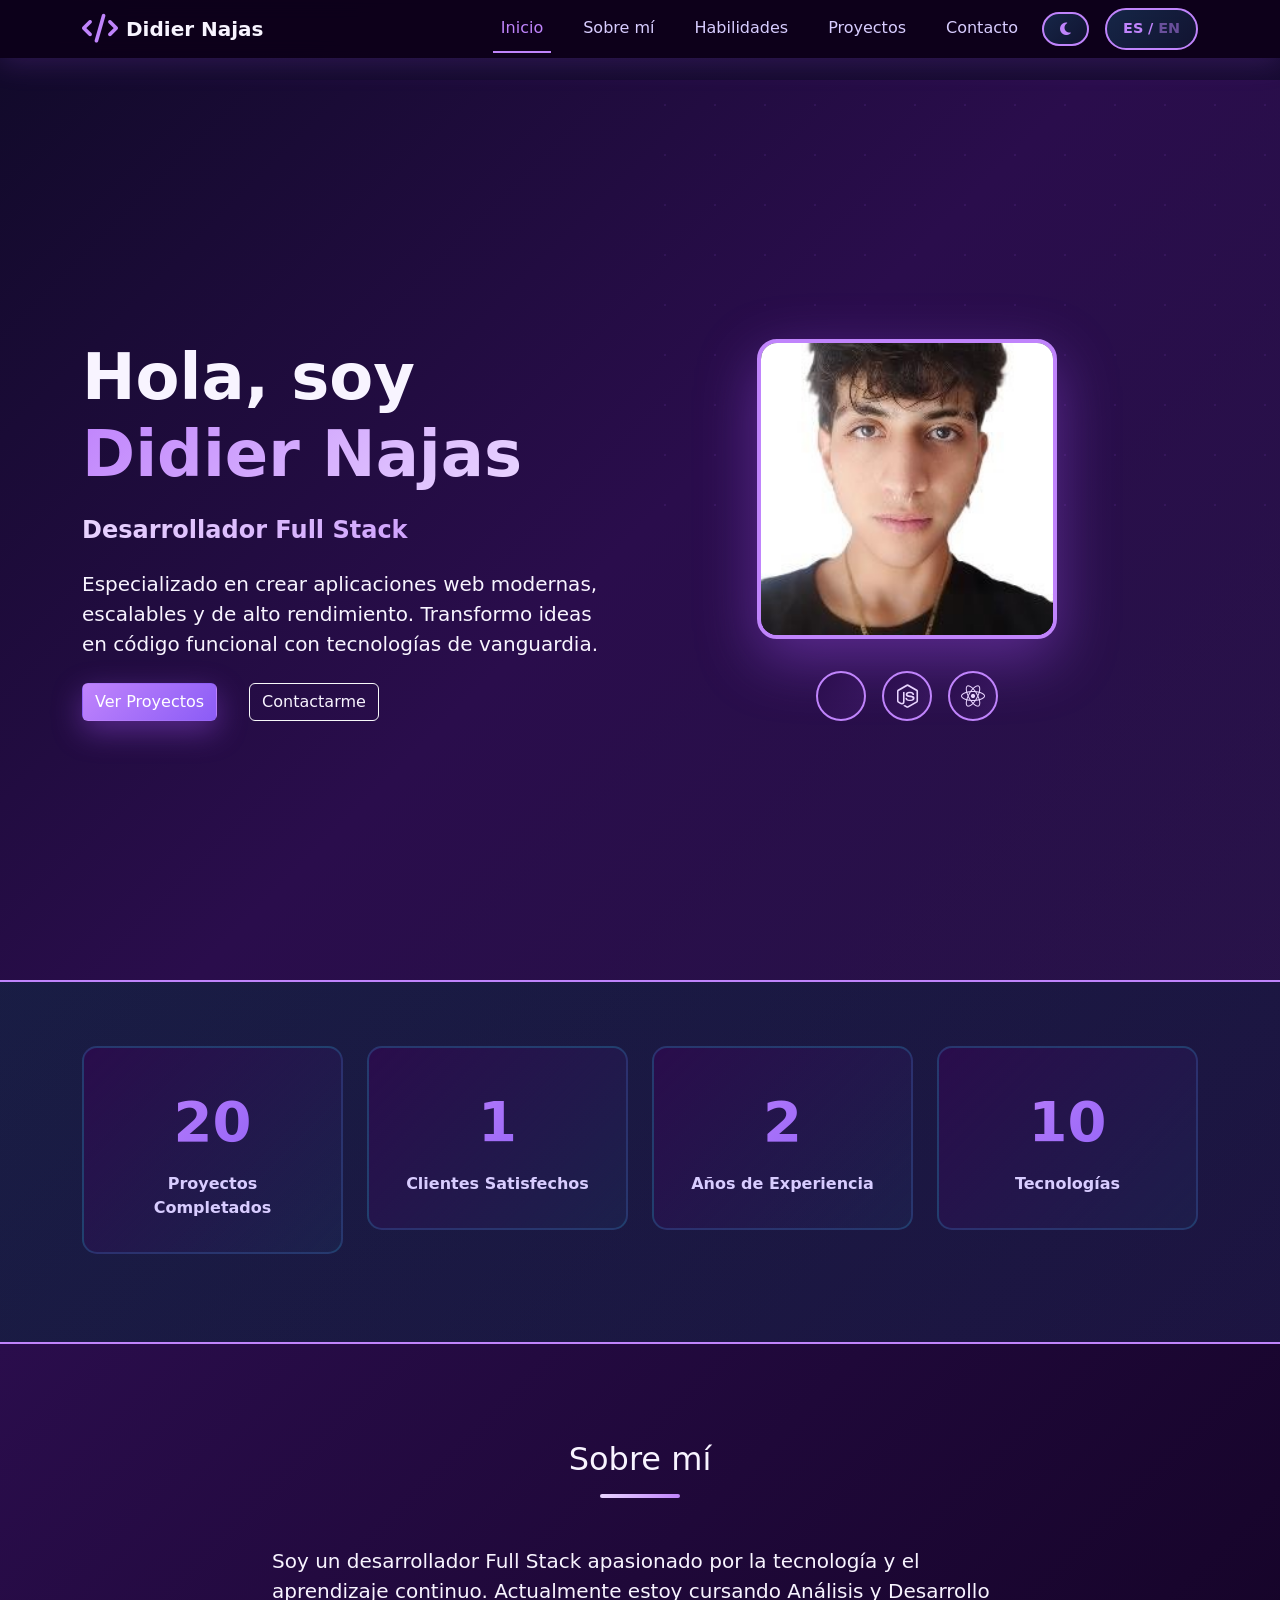
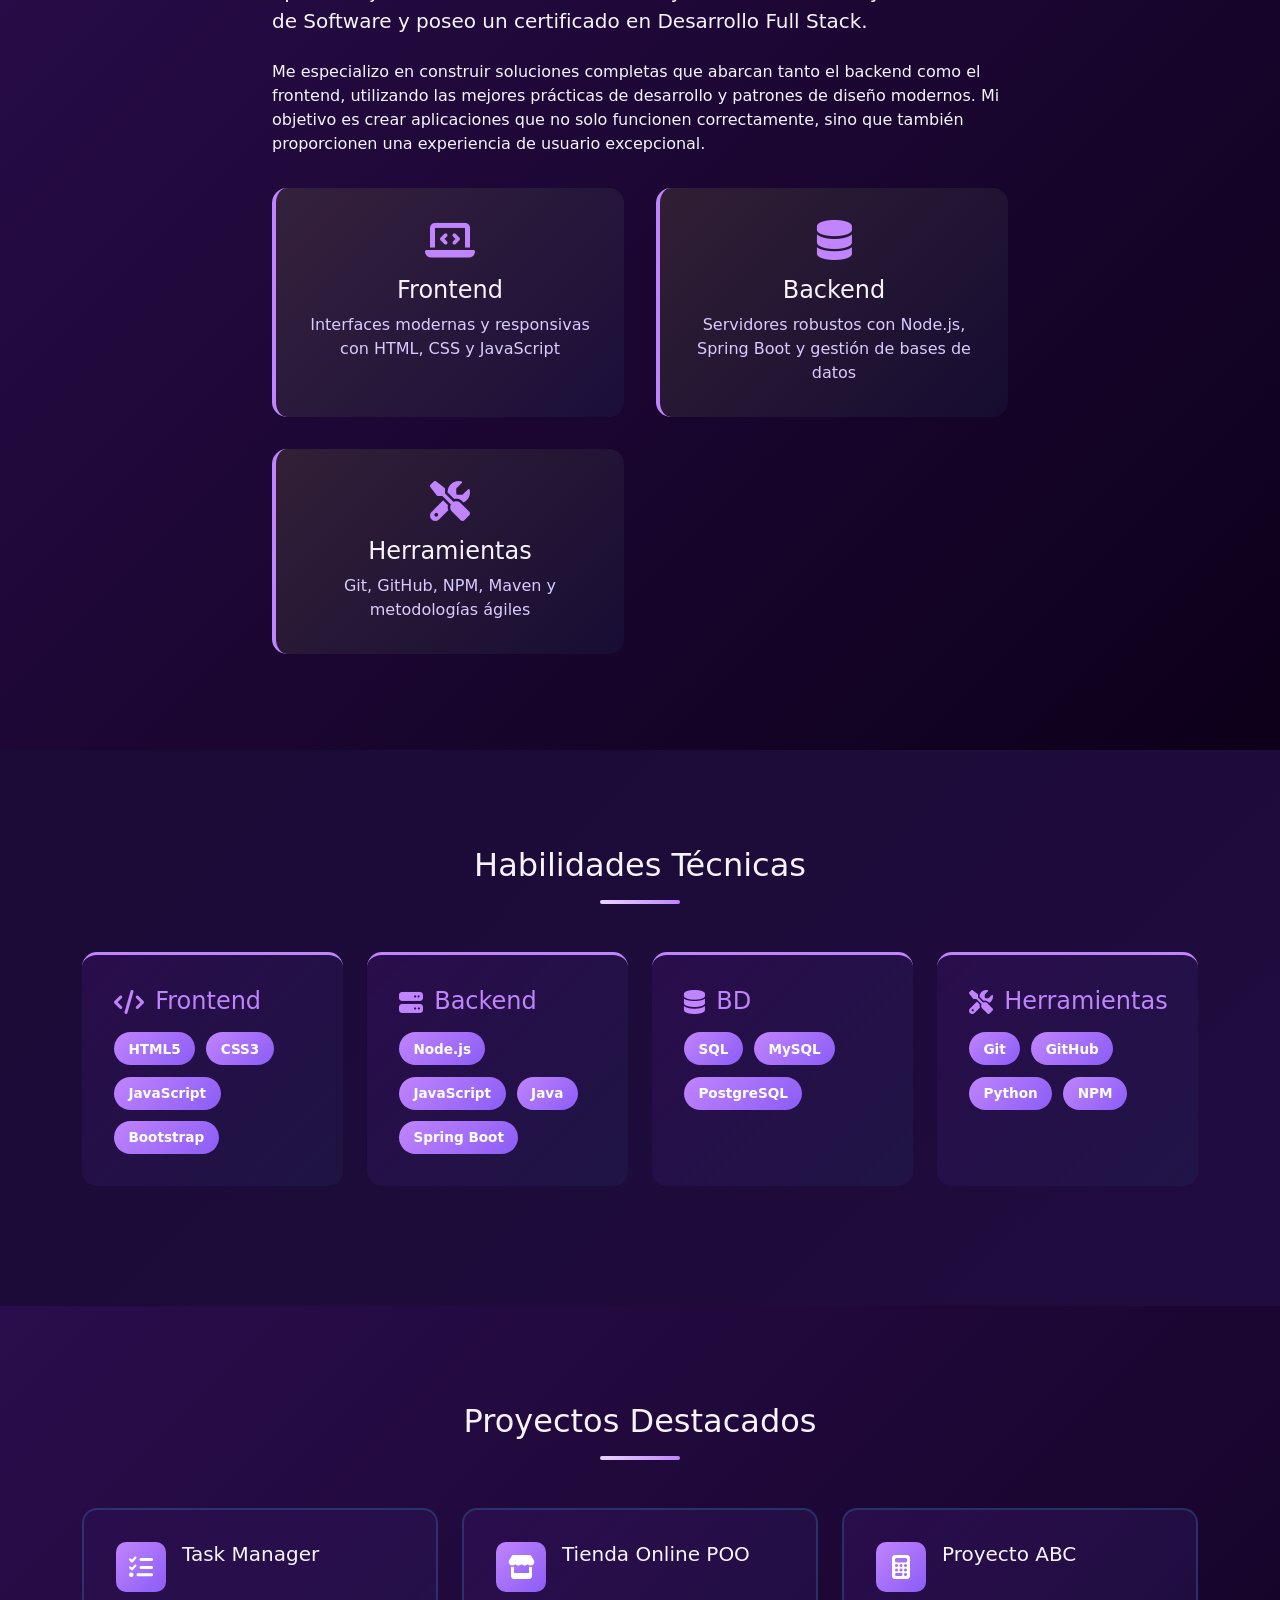
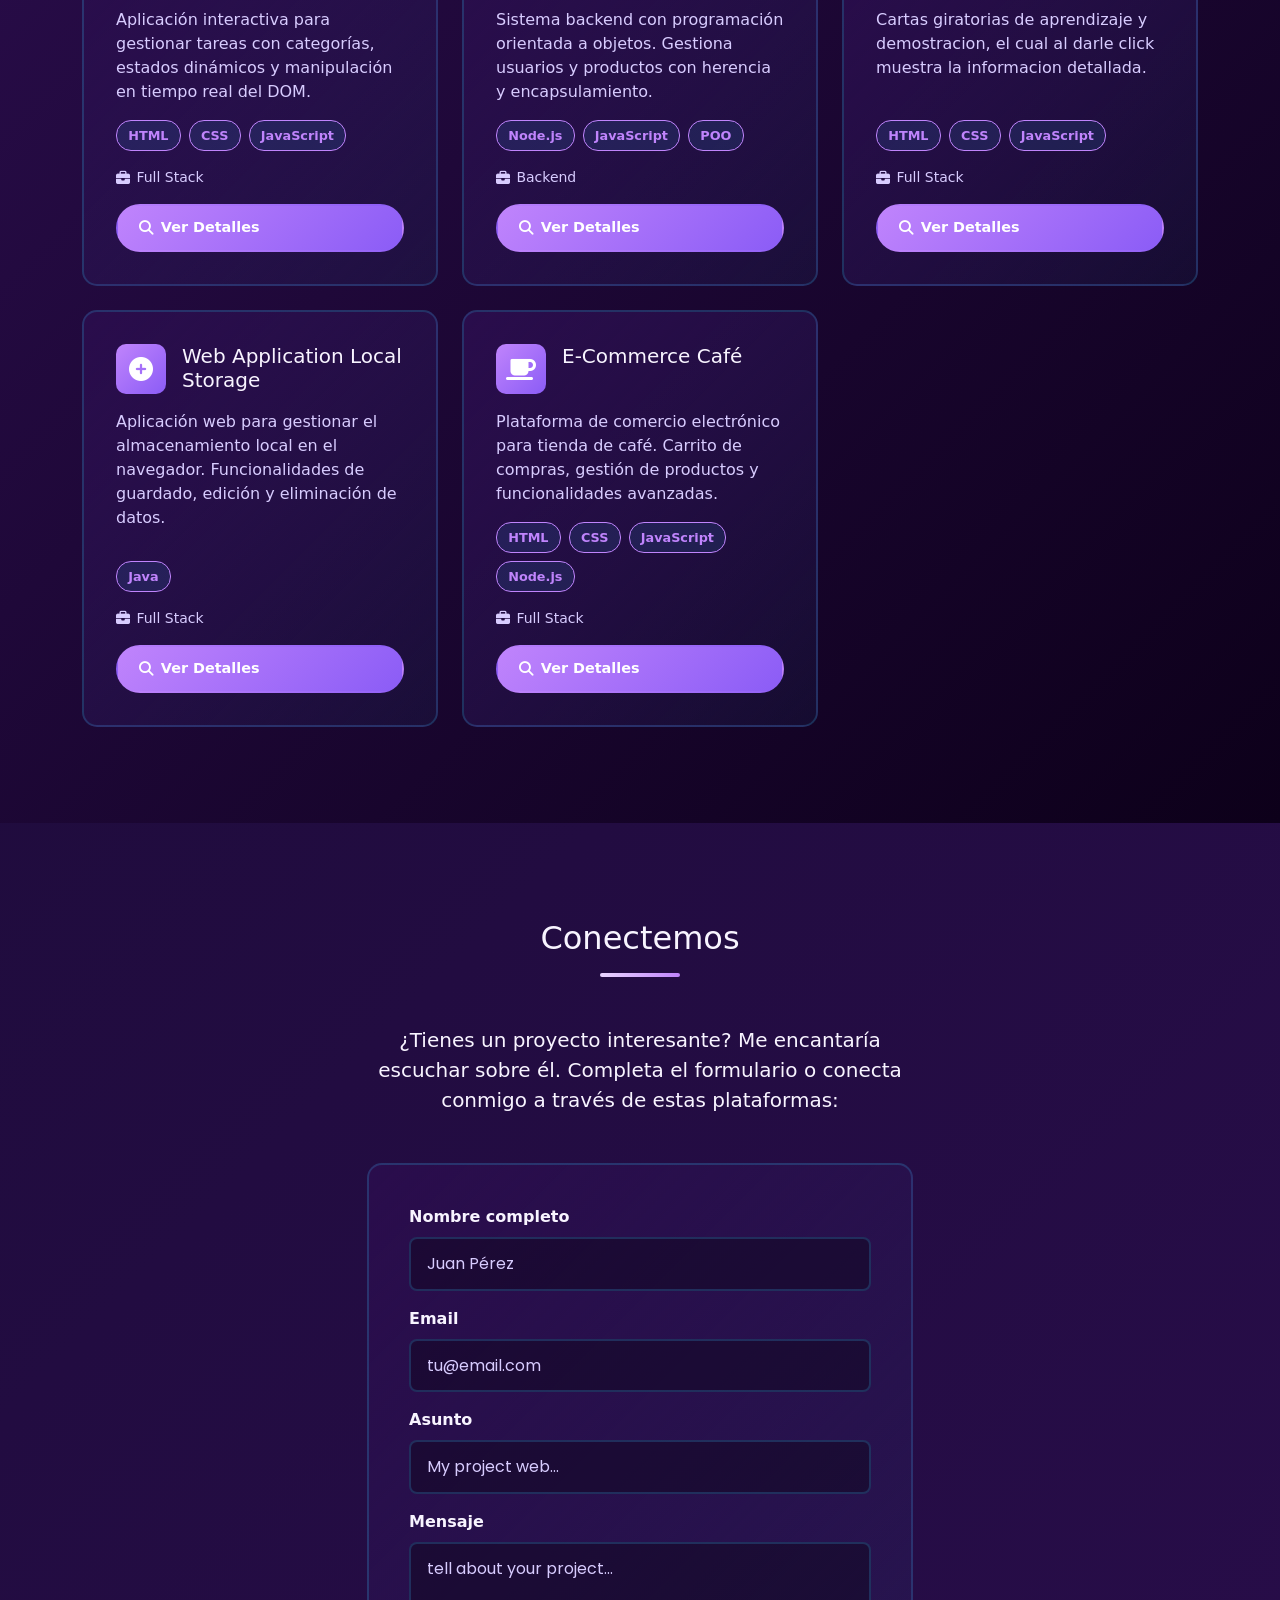
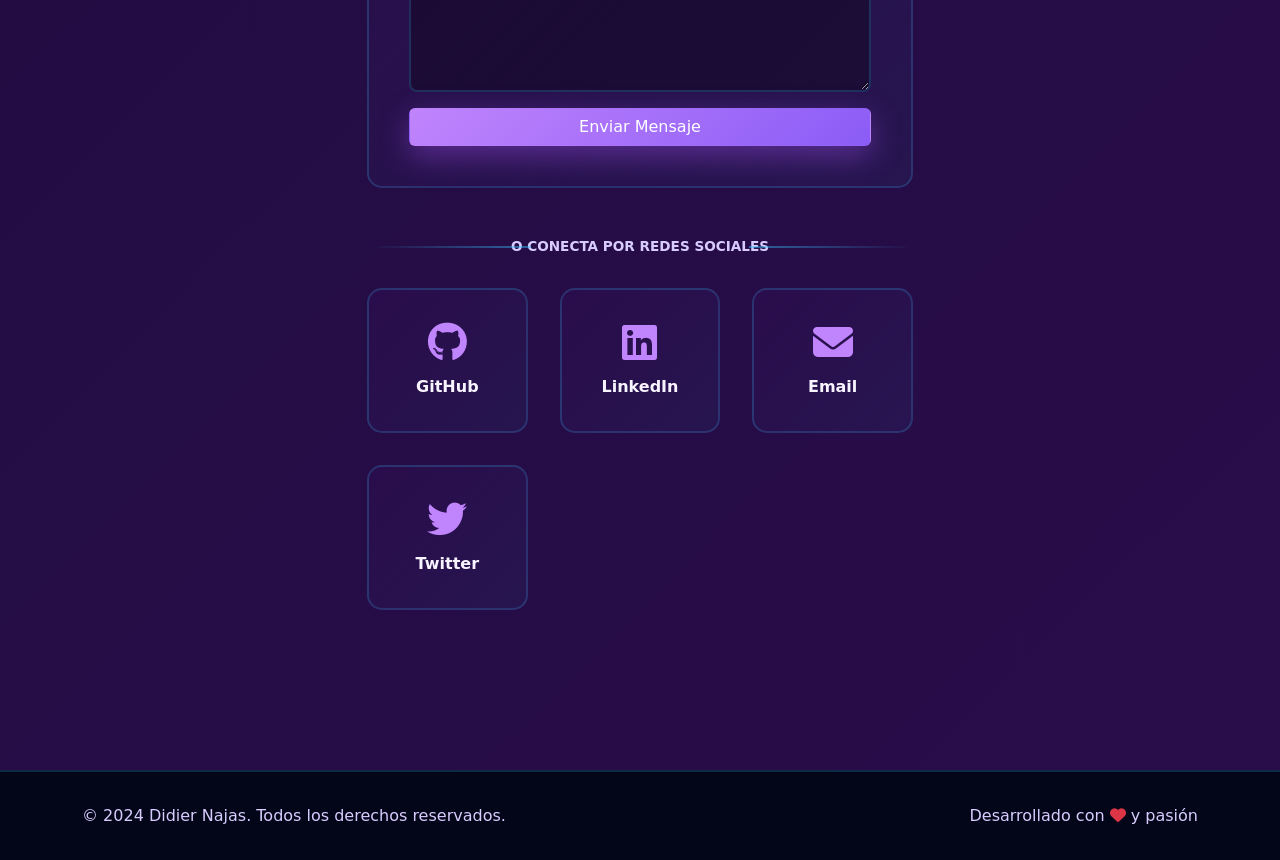
<file: structure/index.html>
<!DOCTYPE html>
<html lang="es" data-lang="es">
<head>
    <meta charset="UTF-8">
    <meta name="viewport" content="width=device-width, initial-scale=1.0">
    <title>Didier Najas | Desarrollador Full Stack</title>
    <link rel="stylesheet" href="estilos.css">
    <link href="https://cdn.jsdelivr.net/npm/bootstrap@5.3.0/dist/css/bootstrap.min.css" rel="stylesheet">
    <link rel="stylesheet" href="https://cdnjs.cloudflare.com/ajax/libs/font-awesome/6.4.0/css/all.min.css">
    <link href="https://fonts.googleapis.com/css2?family=Poppins:wght@300;400;600;700&family=JetBrains+Mono:wght@400;600&display=swap" rel="stylesheet">
</head>
<body data-theme="dark">
    <!-- NAV -->
    <nav class="navbar navbar-expand-lg fixed-top">
        <div class="container">
            <a class="navbar-brand" href="#inicio">
                <i class="fas fa-code"></i> Didier Najas
            </a>
            <button class="navbar-toggler" type="button" data-bs-toggle="collapse" data-bs-target="#navbarNav">
                <span class="navbar-toggler-icon"></span>
            </button>
            <div class="collapse navbar-collapse" id="navbarNav">
                <ul class="navbar-nav ms-auto">
                    <li class="nav-item"><a class="nav-link" href="#inicio" data-es="Inicio" data-en="Home">Inicio</a></li>
                    <li class="nav-item"><a class="nav-link" href="#sobre-mi" data-es="Sobre mí" data-en="About">Sobre mí</a></li>
                    <li class="nav-item"><a class="nav-link" href="#habilidades" data-es="Habilidades" data-en="Skills">Habilidades</a></li>
                    <li class="nav-item"><a class="nav-link" href="#proyectos" data-es="Proyectos" data-en="Projects">Proyectos</a></li>
                    <li class="nav-item"><a class="nav-link" href="#contacto" data-es="Contacto" data-en="Contact">Contacto</a></li>
                    <li class="nav-item ms-3">
                        <div class="nav-controls">
                            <button id="theme-toggle" class="btn-control" title="Toggle dark/light mode">
                                <i class="fas fa-moon"></i>
                            </button>
                            <button id="lang-toggle" class="btn-control" title="Toggle language">
                                <span>ES</span> / <span style="opacity: 0.5;">EN</span>
                            </button>
                        </div>
                    </li>
                </ul>
            </div>
        </div>
    </nav>

    <!-- HERO SECTION -->
    <section id="inicio" class="hero-section">
        <div class="container h-100 d-flex align-items-center">
            <div class="row w-100 align-items-center">
                <div class="col-lg-6">
                    <div class="hero-content">
                        <h1 class="display-3 fw-bold mb-4">
                            <span data-es="Hola, soy" data-en="Hello, I'm">Hola, soy</span> <span class="gradient-text">Didier Najas</span>
                        </h1>
                        <h2 class="subtitle mb-4" data-es="Desarrollador Full Stack" data-en="Full Stack Developer">Desarrollador Full Stack</h2>
                        <p class="lead mb-4 text-muted" data-es="Especializado en crear aplicaciones web modernas, escalables y de alto rendimiento. Transformo ideas en código funcional con tecnologías de vanguardia." data-en="Specialized in creating modern, scalable and high-performance web applications. I transform ideas into functional code with cutting-edge technologies." id="parrafe">
                            Especializado en crear aplicaciones web modernas, escalables y de alto rendimiento. Transformo ideas en código funcional con tecnologías de vanguardia.
                        </p>
                        <div class="cta-buttons">
                            <a href="#proyectos" class="btn btn-gradient me-3" data-es="Ver Proyectos" data-en="View Projects">Ver Proyectos</a>
                            <a href="#contacto" class="btn btn-outline-light" data-es="Contactarme" data-en="Contact Me">Contactarme</a>
                        </div>
                    </div>
                </div>
                <div class="col-lg-6 text-center">
                    <div class="profile-container">
                        <img src="/img/Didier Najas photo.jpg" alt="Didier Najas" class="profile-image">
                        <div class="floating-icons">
                            <span class="icon-float"><i class="fab fa-Java"></i></span>
                            <span class="icon-float"><i class="fab fa-node-js"></i></span>
                            <span class="icon-float"><i class="fab fa-react"></i></span>
                        </div>
                    </div>
                </div>
            </div>
        </div>
    </section>

    <!-- ESTADÍSTICAS SECTION -->
    <section class="stats-section">
        <div class="container">
            <div class="row">
                <div class="col-md-3 col-sm-6 mb-4">
                    <div class="stat-card">
                        <div class="stat-number" data-value="30 - 50">0</div>
                        <p class="stat-label" data-es="Proyectos Completados" data-en="Completed Projects">Proyectos Completados</p>
                    </div>
                </div>
                <div class="col-md-3 col-sm-6 mb-4">
                    <div class="stat-card">
                        <div class="stat-number" data-value="2">0</div>
                        <p class="stat-label" data-es="Clientes Satisfechos" data-en="Satisfied Clients">Clientes Satisfechos</p>
                    </div>
                </div>
                <div class="col-md-3 col-sm-6 mb-4">
                    <div class="stat-card">
                        <div class="stat-number" data-value="3">0</div>
                        <p class="stat-label" data-es="Años de Experiencia" data-en="Years of Experience">Años de Experiencia</p>
                    </div>
                </div>
                <div class="col-md-3 col-sm-6 mb-4">
                    <div class="stat-card">
                        <div class="stat-number" data-value="15">0</div>
                        <p class="stat-label" data-es="Tecnologías" data-en="Technologies">Tecnologías</p>
                    </div>
                </div>
            </div>
        </div>
    </section>

    <!-- ABOUT SECTION -->
    <section id="sobre-mi" class="section-spacing bg-light-dark">
        <div class="container">
            <div class="section-header">
                <h2 data-es="Sobre mí" data-en="About Me">Sobre mí</h2>
                <div class="header-underline"></div>
            </div>
            <div class="row">
                <div class="col-lg-8 mx-auto">
                    <p class="lead mb-4" data-es="Soy un desarrollador Full Stack apasionado por la tecnología y el aprendizaje continuo. Actualmente estoy cursando Análisis y Desarrollo de Software y poseo un certificado en Desarrollo Full Stack." data-en="I'm a Full Stack developer passionate about technology and continuous learning. I'm currently studying Software Analysis and Development and hold a Full Stack Development certificate.">
                        Soy un desarrollador Full Stack apasionado por la tecnología y el aprendizaje continuo. Actualmente estoy cursando Análisis y Desarrollo de Software y poseo un certificado en Desarrollo Full Stack.
                    </p>
                    <p class="mb-4" data-es="Me especializo en construir soluciones completas que abarcan tanto el backend como el frontend, utilizando las mejores prácticas de desarrollo y patrones de diseño modernos. Mi objetivo es crear aplicaciones que no solo funcionen correctamente, sino que también proporcionen una experiencia de usuario excepcional." data-en="I specialize in building complete solutions that span both backend and frontend, using best development practices and modern design patterns. My goal is to create applications that not only work correctly but also provide an exceptional user experience.">
                        Me especializo en construir soluciones completas que abarcan tanto el backend como el frontend, utilizando las mejores prácticas de desarrollo y patrones de diseño modernos. Mi objetivo es crear aplicaciones que no solo funcionen correctamente, sino que también proporcionen una experiencia de usuario excepcional.
                    </p>
                    <div class="experience-highlights">
                        <div class="highlight-box">
                            <i class="fas fa-laptop-code"></i>
                            <h4 data-es="Frontend" data-en="Frontend">Frontend</h4>
                            <p data-es="Interfaces modernas y responsivas con HTML, CSS y JavaScript" data-en="Modern and responsive interfaces with HTML, CSS and JavaScript">Interfaces modernas y responsivas con HTML, CSS y JavaScript</p>
                        </div>
                        <div class="highlight-box">
                            <i class="fas fa-database"></i>
                            <h4 data-es="Backend" data-en="Backend">Backend</h4>
                            <p data-es="Servidores robustos con Node.js, Spring Boot y gestión de bases de datos" data-en="Robust servers with Node.js, Spring Boot and database management">Servidores robustos con Node.js, Spring Boot y gestión de bases de datos</p>
                        </div>
                        <div class="highlight-box">
                            <i class="fas fa-tools"></i>
                            <h4 data-es="Herramientas" data-en="Tools">Herramientas</h4>
                            <p data-es="Git, GitHub, NPM, Maven y metodologías ágiles" data-en="Git, GitHub, NPM, Maven and agile methodologies">Git, GitHub, NPM, Maven y metodologías ágiles</p>
                        </div>
                    </div>
                </div>
            </div>
        </div>
    </section>

    <!-- HABILIDADES SECTION -->
    <section id="habilidades" class="section-spacing">
        <div class="container">
            <div class="section-header">
                <h2 data-es="Habilidades Técnicas" data-en="Technical Skills">Habilidades Técnicas</h2>
                <div class="header-underline"></div>
            </div>
            <div class="row">
                <div class="col-lg-3 col-md-6 mb-4">
                    <div class="skill-category">
                        <h4 class="mb-3"><i class="fas fa-code"></i> <span data-es="Frontend" data-en="Frontend">Frontend</span></h4>
                        <div class="skill-list">
                            <span class="skill-badge">HTML5</span>
                            <span class="skill-badge">CSS3</span>
                            <span class="skill-badge">JavaScript</span>
                            <span class="skill-badge">Bootstrap</span>
                        </div>
                    </div>
                </div>
                <div class="col-lg-3 col-md-6 mb-4">
                    <div class="skill-category">
                        <h4 class="mb-3"><i class="fas fa-server"></i> <span data-es="Backend" data-en="Backend">Backend</span></h4>
                        <div class="skill-list">
                            <span class="skill-badge">Node.js</span>
                            <span class="skill-badge">JavaScript</span>
                            <span class="skill-badge">Java</span>
                            <span class="skill-badge">Spring Boot</span>
                        </div>
                    </div>
                </div>
                <div class="col-lg-3 col-md-6 mb-4">
                    <div class="skill-category">
                        <h4 class="mb-3"><i class="fas fa-database"></i> <span data-es="BD" data-en="DB">BD</span></h4>
                        <div class="skill-list">
                            <span class="skill-badge">SQL</span>
                            <span class="skill-badge">MySQL</span>
                            <span class="skill-badge">PostgreSQL</span>
                        </div>
                    </div>
                </div>
                <div class="col-lg-3 col-md-6 mb-4">
                    <div class="skill-category">
                        <h4 class="mb-3"><i class="fas fa-tools"></i> <span data-es="Herramientas" data-en="Tools">Herramientas</span></h4>
                        <div class="skill-list">
                            <span class="skill-badge">Git</span>
                            <span class="skill-badge">GitHub</span>
                            <span class="skill-badge">Python</span>
                            <span class="skill-badge">NPM</span>
                        </div>
                    </div>
                </div>
            </div>
        </div>
    </section>

    <!-- PROYECTOS SECTION -->
    <section id="proyectos" class="section-spacing bg-light-dark">
        <div class="container">
            <div class="section-header">
                <h2 data-es="Proyectos Destacados" data-en="Featured Projects">Proyectos Destacados</h2>
                <div class="header-underline"></div>
            </div>
            <div class="row g-4">
                <!-- Proyecto 1 -->
                <div class="col-lg-4 col-md-6">
                    <div class="project-card" data-project="1">
                        <div class="project-header">
                            <div class="project-icon">
                                <i class="fas fa-tasks"></i>
                            </div>
                            <h5>Task Manager</h5>
                        </div>
                        <p class="project-description" data-es="Aplicación interactiva para gestionar tareas con categorías, estados dinámicos y manipulación en tiempo real del DOM." data-en="Interactive app to manage tasks with categories, dynamic states and real-time DOM manipulation.">Aplicación interactiva para gestionar tareas con categorías, estados dinámicos y manipulación en tiempo real del DOM.</p>
                        <div class="tech-stack">
                            <span class="tech-tag">HTML</span>
                            <span class="tech-tag">CSS</span>
                            <span class="tech-tag">JavaScript</span>
                        </div>
                        <div class="project-meta">
                            <small><i class="fas fa-briefcase"></i> <span data-es="Full Stack" data-en="Full Stack">Full Stack</span></small>
                        </div>
                        <button class="btn-project" data-bs-toggle="modal" data-bs-target="#projectModal1">
                            <i class="fas fa-search"></i> <span data-es="Ver Detalles" data-en="See Details">Ver Detalles</span>
                        </button>
                    </div>
                </div>

                <!-- Proyecto 2 -->
                <div class="col-lg-4 col-md-6">
                    <div class="project-card" data-project="2">
                        <div class="project-header">
                            <div class="project-icon">
                                <i class="fas fa-store"></i>
                            </div>
                            <h5>Tienda Online POO</h5>
                        </div>
                        <p class="project-description" data-es="Sistema backend con programación orientada a objetos. Gestiona usuarios y productos con herencia y encapsulamiento." data-en="Backend system with object-oriented programming. Manages users and products with inheritance and encapsulation.">Sistema backend con programación orientada a objetos. Gestiona usuarios y productos con herencia y encapsulamiento.</p>
                        <div class="tech-stack">
                            <span class="tech-tag">Node.js</span>
                            <span class="tech-tag">JavaScript</span>
                            <span class="tech-tag">POO</span>
                        </div>
                        <div class="project-meta">
                            <small><i class="fas fa-briefcase"></i> <span data-es="Backend" data-en="Backend">Backend</span></small>
                        </div>
                        <button class="btn-project" data-bs-toggle="modal" data-bs-target="#projectModal2">
                            <i class="fas fa-search"></i> <span data-es="Ver Detalles" data-en="See Details">Ver Detalles</span>
                        </button>
                    </div>
                </div>

                <!-- Proyecto 3 -->
                <div class="col-lg-4 col-md-6">
                    <div class="project-card" data-project="3">
                        <div class="project-header">
                            <div class="project-icon">
                                <i class="fas fa-calculator"></i>
                            </div>
                            <h5><span data-es="Proyecto ABC" data-en="Calculator">Proyecto ABC</span></h5>
                        </div>
                        <p class="project-description" data-es="Cartas giratorias de aprendizaje y demostracion, el cual al darle click muestra la informacion detallada." data-en="Interactive learning cards and demonstrations, which display detailed information when clicked.">Cartas giratorias de aprendizaje y demostracion, el cual al darle click muestra la informacion detallada.</p>
                        <div class="tech-stack">
                            <span class="tech-tag">HTML</span>
                            <span class="tech-tag">CSS</span>
                            <span class="tech-tag">JavaScript</span>
                        </div>
                        <div class="project-meta">
                            <small><i class="fas fa-briefcase"></i> <span data-es="Full Stack" data-en="Full Stack">Full Stack</span></small>
                        </div>
                        <button class="btn-project" data-bs-toggle="modal" data-bs-target="#projectModal3">
                            <i class="fas fa-search"></i> <span data-es="Ver Detalles" data-en="See Details">Ver Detalles</span>
                        </button>
                    </div>
                </div>

                <!-- Proyecto 4 -->
                <div class="col-lg-4 col-md-6">
                    <div class="project-card" data-project="4">
                        <div class="project-header">
                            <div class="project-icon">
                                <i class="fas fa-plus-circle"></i>
                            </div>
                            <h5><span data-es="Aplicación Web de Almacenamiento Local" data-en="Local Storage Web Application">Web Application Local Storage</span></h5>
                        </div>
                        <p class="project-description" data-es="Aplicación web para gestionar el almacenamiento local en el navegador. Funcionalidades de guardado, edición y eliminación de datos." data-en="Web application for managing local storage in the browser. Features for saving, editing and deleting data.">Aplicación web para gestionar el almacenamiento local en el navegador. Funcionalidades de guardado, edición y eliminación de datos.</p>
                        <div class="tech-stack">
                            <span class="tech-tag">Java</span>
                        </div>
                        <div class="project-meta">
                            <small><i class="fas fa-briefcase"></i> <span data-es="Full Stack" data-en="Full Stack">Full Stack</span></small>
                        </div>
                        <button class="btn-project" data-bs-toggle="modal" data-bs-target="#projectModal4">
                            <i class="fas fa-search"></i> <span data-es="Ver Detalles" data-en="See Details">Ver Detalles</span>
                        </button>
                    </div>
                </div>

                <!-- Proyecto 5 -->
                <div class="col-lg-4 col-md-6">
                    <div class="project-card" data-project="5">
                        <div class="project-header">
                            <div class="project-icon">
                                <i class="fas fa-coffee"></i>
                            </div>
                            <h5>E-Commerce Café</h5>
                        </div>
                        <p class="project-description" data-es="Plataforma de comercio electrónico para tienda de café. Carrito de compras, gestión de productos y funcionalidades avanzadas." data-en="E-commerce platform for a coffee shop. Shopping cart, product management and advanced features.">Plataforma de comercio electrónico para tienda de café. Carrito de compras, gestión de productos y funcionalidades avanzadas.</p>
                        <div class="tech-stack">
                            <span class="tech-tag">HTML</span>
                            <span class="tech-tag">CSS</span>
                            <span class="tech-tag">JavaScript</span>
                            <span class="tech-tag">Node.js</span>
                        </div>
                        <div class="project-meta">
                            <small><i class="fas fa-briefcase"></i> <span data-es="Full Stack" data-en="Full Stack">Full Stack</span></small>
                        </div>
                        <button class="btn-project" data-bs-toggle="modal" data-bs-target="#projectModal5">
                            <i class="fas fa-search"></i> <span data-es="Ver Detalles" data-en="See Details">Ver Detalles</span>
                        </button>
                    </div>
                </div>
            </div>
        </div>
    </section>

    <!-- CONTACTO SECTION -->
    <section id="contacto" class="section-spacing">
        <div class="container">
            <div class="section-header">
                <h2 data-es="Conectemos" data-en="Let's Connect">Conectemos</h2>
                <div class="header-underline"></div>
            </div>
            <div class="row">
                <div class="col-lg-6 mx-auto">
                    <p class="lead text-center mb-5" data-es="¿Tienes un proyecto interesante? Me encantaría escuchar sobre él. Completa el formulario o conecta conmigo a través de estas plataformas:" data-en="Have an interesting project? I'd love to hear about it. Fill out the form or connect with me through these platforms:">
                        ¿Tienes un proyecto interesante? Me encantaría escuchar sobre él. Completa el formulario o conecta conmigo a través de estas plataformas:
                    </p>

                    <!-- FORMULARIO -->
                    <form id="contactForm" class="contact-form mb-5">
                        <div class="mb-3">
                            <label for="name" class="form-label" data-es="Nombre completo" data-en="Full Name">Nombre completo</label>
                            <input type="text" class="form-control" id="name" required placeholder="Juan Pérez">
                        </div>
                        <div class="mb-3">
                            <label for="email" class="form-label" data-es="Email" data-en="Email">Email</label>
                            <input type="email" class="form-control" id="email" required placeholder="tu@email.com">
                        </div>
                        <div class="mb-3">
                            <label for="subject" class="form-label" data-es="Asunto" data-en="Subject">Asunto</label>
                            <input type="text" class="form-control" id="subject" required placeholder="My project web...">
                        </div>
                        <div class="mb-3">
                            <label for="message" class="form-label" data-es="Mensaje" data-en="Message">Mensaje</label>
                            <textarea class="form-control" id="message" rows="5" required placeholder="tell about your project..."></textarea>
                        </div>
                        <button type="submit" class="btn btn-gradient w-100" data-es="Enviar Mensaje" data-en="Send Message">Enviar Mensaje</button>
                    </form>

                    <div class="form-divider" data-es="O CONECTA POR REDES SOCIALES" data-en="OR CONNECT VIA SOCIAL NETWORKS">O CONECTA POR REDES SOCIALES</div>

                    <!-- REDES SOCIALES -->
                    <div class="contact-links">
                        <a href="https://github.com/didierNajas" target="_blank" class="contact-link">
                            <i class="fab fa-github"></i>
                            <span>GitHub</span>
                        </a>
                        <a href="https://www.linkedin.com/in/didier-alexis-cuan-najas-developer-full-stack/" target="_blank" class="contact-link">
                            <i class="fab fa-linkedin"></i>
                            <span>LinkedIn</span>
                        </a>
                        <a href="mailto:tu@email.com" class="contact-link">
                            <i class="fas fa-envelope"></i>
                            <span>Email</span>
                        </a>
                        <a href="https://twitter.com/didiernajas" target="_blank" class="contact-link">
                            <i class="fab fa-twitter"></i>
                            <span>Twitter</span>
                        </a>
                    </div>
                </div>
            </div>
        </div>
    </section>

    <!-- FOOTER -->
    <footer class="footer">
        <div class="container">
            <div class="row">
                <div class="col-md-6 text-center text-md-start">
                    <p class="mb-0" data-es="© 2024 Didier Najas. Todos los derechos reservados." data-en="© 2024 Didier Najas. All rights reserved.">© 2024 Didier Najas. Todos los derechos reservados.</p>
                </div>
                <div class="col-md-6 text-center text-md-end">
                    <p class="mb-0"><span data-es="Desarrollado con" data-en="Developed with">Desarrollado con</span> <i class="fas fa-heart text-danger"></i> <span data-es="y pasión" data-en="and passion">y pasión</span></p>
                </div>
            </div>
        </div>
    </footer>

    <!-- MODALES DE PROYECTOS -->
    <!-- Modal Proyecto 1: Task Manager -->
    <div class="modal fade" id="projectModal1" tabindex="-1">
        <div class="modal-dialog modal-lg">
            <div class="modal-content">
                <div class="modal-header">
                    <h5 class="modal-title">Task Manager</h5>
                    <button type="button" class="btn-close" data-bs-dismiss="modal"></button>
                </div>
                <div class="modal-body">
                    <h6 data-es="Descripción" data-en="Description">Descripción</h6>
                    <p data-es="Aplicación interactiva para gestionar tareas con categorías, estados dinámicos y manipulación en tiempo real del DOM. Una herramienta perfecta para organizar y seguimiento de proyectos." data-en="Interactive app to manage tasks with categories, dynamic states and real-time DOM manipulation. A perfect tool for organizing and tracking projects.">Aplicación interactiva para gestionar tareas con categorías, estados dinámicos y manipulación en tiempo real del DOM. Una herramienta perfecta para organizar y seguimiento de proyectos.</p>
                    <h6 data-es="Tecnologías" data-en="Technologies">Tecnologías</h6>
                    <p>HTML5, CSS3, JavaScript Vanilla</p>
                    <h6 data-es="Rol" data-en="Role">Rol</h6>
                    <p data-es="Desarrollador Full Stack" data-en="Full Stack Developer">Desarrollador Full Stack</p>
                    <h6 data-es="Desafíos" data-en="Challenges">Desafíos</h6>
                    <p data-es="Manejo de estado, manipulación del DOM en tiempo real, validación de formularios y persistencia de datos." data-en="State management, real-time DOM manipulation, form validation and data persistence.">Manejo de estado, manipulación del DOM en tiempo real, validación de formularios y persistencia de datos.</p>
                </div>
                <div class="modal-footer">
                    <a href="https://didiernajas.github.io/taskManager/" target="_blank" class="btn btn-gradient">
                        <i class="fab fa-github"></i> <span data-es="Ver en GitHub" data-en="View on GitHub">Ver en GitHub</span>
                    </a>
                </div>
            </div>
        </div>
    </div>

    <!-- Modal Proyecto 2: Tienda Online -->
    <div class="modal fade" id="projectModal2" tabindex="-1">
        <div class="modal-dialog modal-lg">
            <div class="modal-content">
                <div class="modal-header">
                    <h5 class="modal-title">Tienda Online POO</h5>
                    <button type="button" class="btn-close" data-bs-dismiss="modal"></button>
                </div>
                <div class="modal-body">
                    <h6 data-es="Descripción" data-en="Description">Descripción</h6>
                    <p data-es="Sistema backend completo que utiliza programación orientada a objetos. Gestiona usuarios, productos y órdenes con una arquitectura modular y escalable." data-en="Complete backend system using object-oriented programming. Manages users, products and orders with a modular and scalable architecture.">Sistema backend completo que utiliza programación orientada a objetos. Gestiona usuarios, productos y órdenes con una arquitectura modular y escalable.</p>
                    <h6 data-es="Tecnologías" data-en="Technologies">Tecnologías</h6>
                    <p>Node.js, JavaScript, POO, Estructuras de Datos</p>
                    <h6 data-es="Rol" data-en="Role">Rol</h6>
                    <p data-es="Desarrollador Backend" data-en="Backend Developer">Desarrollador Backend y Frontend</p>
                    <h6 data-es="Desafíos" data-en="Challenges">Desafíos</h6>
                    <p data-es="Implementación de herencia, encapsulamiento, polimorfismo y organización modular del código." data-en="Implementation of inheritance, encapsulation, polymorphism and modular code organization.">Implementación de herencia, encapsulamiento, polimorfismo y organización modular del código.</p>
                </div>
                <div class="modal-footer">
                    <a href="https://github.com/didierNajas/shopOnlyJS.git" target="_blank" class="btn btn-gradient">
                        <i class="fab fa-github"></i> <span data-es="Ver en GitHub" data-en="View on GitHub">Ver en GitHub</span>
                    </a>
                </div>
            </div>
        </div>
    </div>

    <!-- Modal Proyecto 3: Proyecto ABC -->
    <div class="modal fade" id="projectModal3" tabindex="-1">
        <div class="modal-dialog modal-lg">
            <div class="modal-content">
                <div class="modal-header">
                    <h5 class="modal-title" data-es="Proyecto ABC" data-en="Project ABC">Proyecto ABC</h5>
                    <button type="button" class="btn-close" data-bs-dismiss="modal"></button>
                </div>
                <div class="modal-body">
                    <h6 data-es="Descripción" data-en="Description">Descripción</h6>
                    <p data-es="Cartas giratorias de aprendizaje y demostracion, el cual al darle click muestra la informacion detallada." data-en="Interactive learning cards and demonstrations, which display detailed information when clicked.">Trabajo grupal cartas giratorias de aprendizaje y demostracion, el cual al darle click muestra la informacion detallada.</p>
                    <h6 data-es="Tecnologías" data-en="Technologies">Tecnologías</h6>
                    <p>HTML5, CSS3, JavaScript Vanilla</p>
                    <h6 data-es="Rol" data-en="Role">Rol</h6>
                    <p data-es="Desarrollador Full Stack" data-en="Full Stack Developer">Desarrollador Full Stack</p>
                    <h6 data-es="Características" data-en="Features">Características</h6>
                    <p data-es="Operaciones básicas (+, -, *, /), lógica de cálculo, historial de operaciones, interfaz responsiva." data-en="Basic operations (+, -, *, /), calculation logic, operation history, responsive interface.">Operaciones basicas, rotacion de cartas y breve descripcion.</p>
                </div>
                <div class="modal-footer">
                    <a href="https://didiernajas.github.io/proyectoGrupoABC/" target="_blank" class="btn btn-gradient">
                        <i class="fab fa-github"></i> <span data-es="Ver en GitHub" data-en="View on GitHub">Ver en GitHub</span>
                    </a>
                </div>
            </div>
        </div>
    </div>

    <!-- Modal Proyecto 4: Web Local Storage Api -->
    <div class="modal fade" id="projectModal4" tabindex="-1">
        <div class="modal-dialog modal-lg">
            <div class="modal-content">
                <div class="modal-header">
                    <h5 class="modal-title" data-es="Web Local Storage Api" data-en="Interactive Counter">Web Local Storage Api</h5>
                    <button type="button" class="btn-close" data-bs-dismiss="modal"></button>
                </div>
                <div class="modal-body">
                    <h6 data-es="Descripción" data-en="Description">Descripción</h6>
                    <p data-es="Busca tu Pokemon favorito agregalo y no lo perderas. Es una pagina en la cual se conecta a una api y puedes guardar tus pokemons en localStorage" data-en="Search for your favorite Pokemon, add it, and never lose it. This is a page that connects to an API and allows you to save your Pokemon in localStorage.">Busca tu Pokemon favorito agregalo y no lo perderas</p>
                    <h6 data-es="Tecnologías" data-en="Technologies">Tecnologías</h6>
                    <p>Java</p>
                    <h6 data-es="Rol" data-en="Role">Rol</h6>
                    <p data-es="Desarrollador Full Stack" data-en="Full Stack Developer">Desarrollador Full Stack</p>
                    <h6 data-es="Funcionalidades" data-en="Features">Funcionalidades</h6>
                    <p data-es="Incremento/Decremento, reinicio de contador, animaciones suaves, almacenamiento local." data-en="Increment/Decrement, counter reset, smooth animations, local storage.">Incremento/Decremento, reinicio de contador, animaciones suaves, almacenamiento local.</p>
                </div>
                <div class="modal-footer">
                    <a href="https://didiernajas.github.io/webLocalStorage/" target="_blank" class="btn btn-gradient">
                        <i class="fab fa-github"></i> <span data-es="Ver en GitHub" data-en="View on GitHub">Ver en GitHub</span>
                    </a>
                </div>
            </div>
        </div>
    </div>

    <!-- Modal Proyecto 5: E-Commerce -->
    <div class="modal fade" id="projectModal5" tabindex="-1">
        <div class="modal-dialog modal-lg">
            <div class="modal-content">
                <div class="modal-header">
                    <h5 class="modal-title">E-Commerce Historias de Café</h5>
                    <button type="button" class="btn-close" data-bs-dismiss="modal"></button>
                </div>
                <div class="modal-body">
                    <h6 data-es="Descripción" data-en="Description">Descripción</h6>
                    <p data-es="Plataforma completa de comercio electrónico para una tienda de café. Incluye catálogo de productos, carrito de compras, gestión de usuarios y procesamiento de órdenes." data-en="Complete e-commerce platform for a coffee shop. Includes product catalog, shopping cart, user management and order processing.">Plataforma completa de comercio electrónico para una tienda de café. Incluye catálogo de productos, carrito de compras, gestión de usuarios y procesamiento de órdenes.</p>
                    <h6 data-es="Tecnologías" data-en="Technologies">Tecnologías</h6>
                    <p>HTML5, CSS3, JavaScript, Node.js, Express, MongoDB (en desarrollo)</p>
                    <h6 data-es="Rol" data-en="Role">Rol</h6>
                    <p data-es="Desarrollador Full Stack" data-en="Full Stack Developer">Desarrollador Full Stack</p>
                    <h6 data-es="Estado" data-en="Status">Estado</h6>
                    <p data-es="En desarrollo - Próximas features: pasarela de pagos, sistema de reseñas, panel de administración." data-en="In development - Upcoming features: payment gateway, review system, admin panel.">En desarrollo - Próximas features: pasarela de pagos, sistema de reseñas, panel de administración.</p>
                </div>
                <div class="modal-footer">
                    <a href="https://github.com/andresdiazf/e_commerce_historias_de_cafe.git" target="_blank" class="btn btn-gradient">
                        <i class="fab fa-github"></i> <span data-es="Ver en GitHub" data-en="View on GitHub">Ver en GitHub</span>
                    </a>
                </div>
            </div>
        </div>
    </div>

    <script src="https://cdn.jsdelivr.net/npm/bootstrap@5.3.0/dist/js/bootstrap.bundle.min.js"></script>
    <script src="script.js"></script>
</body>
</html>
</body>
</html>
</file>
<file: structure/estilos.css>
/* ==================== VARIABLES GLOBALES ==================== */
:root {
    --primary-color: #120a2b;
    --secondary-color: #2a0d4c;
    --accent-color: #c084fc;
    --accent-dark: #8b5cf6;
    --accent-light: #e9d5ff;
    --text-light: #f8f4ff;
    --text-muted: #d8ccff;
    --success-color: #6ee7b7;
    --danger-color: #fb7185;
    --transition: all 0.3s ease;
}

/* ==================== ESTILOS GENERALES ==================== */
* {
    margin: 0;
    padding: 0;
    box-sizing: border-box;
}

html {
    scroll-behavior: smooth;
}

body {
    background: linear-gradient(135deg, var(--primary-color) 0%, var(--secondary-color) 100%);
    color: var(--text-light);
    font-family: 'Poppins', sans-serif;
    line-height: 1.6;
    overflow-x: hidden;
}

p,
li,
.lead,
.project-description,
.modal-body p,
.footer p {
    color: var(--text-light);
}

/* ==================== TIPOGRAFÍA ==================== */
h1, h2, h3, h4, h5, h6 {
    font-weight: 700;
    margin-bottom: 1rem;
}

h1 {
    font-size: 3.5rem;
    line-height: 1.2;
}

h2 {
    font-size: 2.5rem;
}

h3 {
    font-size: 1.75rem;
}

.lead {
    font-size: 1.15rem;
    color: var(--text-light);
}

.text-muted {
    color: var(--text-muted) !important;
}

.lead.text-muted,
.hero-content .lead,
.hero-content p {
    color: var(--text-light) !important;
}

/* ==================== NAVBAR ==================== */
.navbar {
    background: rgba(13, 0, 26, 0.95) !important;
    backdrop-filter: blur(10px);
    box-shadow: 0 4px 30px rgba(168, 85, 247, 0.2);
    padding: 1rem 0;
    position: fixed;
    top: 0;
    width: 100%;
    z-index: 1000;
    transition: var(--transition);
}

.navbar-brand {
    font-size: 1.5rem;
    font-weight: 700;
    color: var(--text-light) !important;
    display: flex;
    align-items: center;
    gap: 0.5rem;
}

.navbar-brand i {
    color: var(--accent-color);
    font-size: 1.8rem;
}

.nav-link {
    color: var(--text-muted) !important;
    font-weight: 500;
    position: relative;
    transition: var(--transition);
    margin-left: 1.5rem;
}

.nav-link:hover,
.nav-link.active {
    color: var(--accent-color) !important;
}

.nav-link::after {
    content: '';
    position: absolute;
    bottom: -5px;
    left: 0;
    width: 0;
    height: 2px;
    background: var(--accent-color);
    transition: var(--transition);
}

.nav-link:hover::after,
.nav-link.active::after {
    width: 100%;
}

/* ==================== HERO SECTION ==================== */
.hero-section {
    min-height: 100vh;
    display: flex;
    align-items: center;
    margin-top: 80px;
    background: linear-gradient(135deg, var(--primary-color) 0%, var(--secondary-color) 50%, rgba(168, 85, 247, 0.1) 100%);
    position: relative;
    overflow: hidden;
}

.hero-section::before {
    content: '';
    position: absolute;
    top: -50%;
    right: -50%;
    width: 100%;
    height: 100%;
    background: radial-gradient(circle, rgba(168, 85, 247, 0.1) 1px, transparent 1px);
    background-size: 50px 50px;
    animation: moveBackground 20s linear infinite;
}

@keyframes moveBackground {
    0% { transform: translate(0, 0); }
    100% { transform: translate(50px, 50px); }
}

.hero-content {
    position: relative;
    z-index: 1;
    animation: fadeInUp 1s ease;
    color: var(--text-light);
}


.subtitle {
    font-size: 1.5rem;
    background: linear-gradient(135deg, var(--accent-light), var(--accent-color));
    -webkit-background-clip: text;
    -webkit-text-fill-color: transparent;
    background-clip: text;
    font-weight: 600;
}

.gradient-text {
    background: linear-gradient(135deg, var(--accent-color) 0%, var(--accent-light) 100%);
    -webkit-background-clip: text;
    -webkit-text-fill-color: transparent;
    background-clip: text;
}

.cta-buttons {
    display: flex;
    gap: 1rem;
    flex-wrap: wrap;
}

.btn-gradient {
    background: linear-gradient(135deg, var(--accent-color) 0%, var(--accent-dark) 100%);
    color: white !important;
    border: none;
    padding: 12px 30px;
    font-weight: 600;
    border-radius: 50px;
    transition: var(--transition);
    box-shadow: 0 10px 30px rgba(168, 85, 247, 0.4);
}

.btn-gradient:hover {
    transform: translateY(-3px);
    box-shadow: 0 15px 40px rgba(168, 85, 247, 0.5);
    filter: brightness(1.1);
}

.btn-outline-light {
    color: var(--text-light) !important;
    border: 2px solid var(--text-light);
    padding: 10px 28px;
    font-weight: 600;
    border-radius: 50px;
    transition: var(--transition);
}

.btn-outline-light:hover {
    background: var(--accent-color);
    border-color: var(--accent-color);
    color: white !important;
}

/* ==================== PROFILE CONTAINER ==================== */
.profile-container {
    position: relative;
    display: inline-block;
    animation: fadeInRight 1s ease;
}

.profile-image {
    width: 300px;
    height: 300px;
    border-radius: 20px;
    object-fit: cover;
    border: 4px solid var(--accent-color);
    box-shadow: 0 20px 60px rgba(168, 85, 247, 0.4);
    transition: var(--transition);
}

.profile-image:hover {
    transform: scale(1.05);
    box-shadow: 0 30px 80px rgba(168, 85, 247, 0.5);
}

.floating-icons {
    display: flex;
    gap: 1rem;
    justify-content: center;
    margin-top: 2rem;
}

.icon-float {
    width: 50px;
    height: 50px;
    display: flex;
    align-items: center;
    justify-content: center;
    background: linear-gradient(135deg, var(--secondary-color), rgba(168, 85, 247, 0.1));
    border: 2px solid var(--accent-color);
    border-radius: 50%;
    font-size: 1.5rem;
    color: var(--accent-light);
    animation: float 3s ease-in-out infinite;
}

.icon-float:nth-child(2) { animation-delay: 0.2s; }
.icon-float:nth-child(3) { animation-delay: 0.4s; }

@keyframes float {
    0%, 100% { transform: translateY(0px); }
    50% { transform: translateY(-15px); }
}

/* ==================== SECCIONES ==================== */
.section-spacing {
    padding: 6rem 0;
}

.bg-light-dark {
    background: linear-gradient(135deg, var(--secondary-color) 0%, #0d001a 100%);
}

.section-header {
    text-align: center;
    margin-bottom: 3rem;
    animation: fadeInUp 0.8s ease;
}

.section-header h2 {
    color: var(--text-light);
    margin-bottom: 1rem;
    position: relative;
    display: inline-block;
}

.header-underline {
    width: 80px;
    height: 4px;
    background: linear-gradient(90deg, var(--accent-light), var(--accent-color));
    margin: 0 auto;
    border-radius: 2px;
    animation: expandWidth 0.8s ease;
}

@keyframes expandWidth {
    from { width: 0; }
    to { width: 80px; }
}

/* ==================== ABOUT SECTION ==================== */
.experience-highlights {
    display: grid;
    grid-template-columns: repeat(auto-fit, minmax(250px, 1fr));
    gap: 2rem;
    margin-top: 2rem;
}

.highlight-box {
    background: linear-gradient(135deg, rgba(235, 248, 56, 0.1), rgba(56, 189, 248, 0.05));
    padding: 2rem;
    border-radius: 15px;
    border-left: 4px solid var(--accent-color);
    transition: var(--transition);
    text-align: center;
}

.highlight-box:hover {
    transform: translateY(-5px);
    border-left-color: var(--accent-dark);
    background: linear-gradient(135deg, rgba(56, 189, 248, 0.15), rgba(56, 189, 248, 0.1));
}

.highlight-box i {
    font-size: 2.5rem;
    color: var(--accent-color);
    margin-bottom: 1rem;
}

.highlight-box h4 {
    color: var(--text-light);
    margin-bottom: 0.5rem;
}

.highlight-box p {
    color: var(--text-muted);
    margin: 0;
}

/* ==================== HABILIDADES ==================== */
.skill-category {
    background: linear-gradient(135deg, var(--secondary-color), rgba(56, 189, 248, 0.05));
    padding: 2rem;
    border-radius: 15px;
    border-top: 3px solid var(--accent-color);
    transition: var(--transition);
    height: 100%;
}

.skill-category:hover {
    transform: translateY(-5px);
    box-shadow: 0 15px 40px rgba(56, 189, 248, 0.2);
}

.skill-category h4 {
    color: var(--accent-color);
    display: flex;
    align-items: center;
    gap: 0.7rem;
}

.skill-list {
    display: flex;
    flex-wrap: wrap;
    gap: 0.7rem;
}

.skill-badge {
    background: linear-gradient(135deg, var(--accent-color), var(--accent-dark));
    color: white;
    padding: 0.4rem 0.9rem;
    border-radius: 20px;
    font-size: 0.85rem;
    font-weight: 600;
    transition: var(--transition);
    display: inline-block;
}

.skill-badge:hover {
    transform: scale(1.1);
    box-shadow: 0 5px 15px rgba(56, 189, 248, 0.4);
}

/* ==================== PROYECTOS ==================== */
.project-card {
    background: linear-gradient(135deg, var(--secondary-color), rgba(56, 189, 248, 0.05));
    border: 2px solid rgba(56, 189, 248, 0.2);
    border-radius: 15px;
    padding: 2rem;
    transition: var(--transition);
    height: 100%;
    display: flex;
    flex-direction: column;
    overflow: hidden;
    position: relative;
}

.project-card::before {
    content: '';
    position: absolute;
    top: 0;
    left: 0;
    right: 0;
    height: 4px;
    background: linear-gradient(90deg, var(--accent-color), var(--accent-dark));
    transform: scaleX(0);
    transform-origin: left;
    transition: var(--transition);
}

.project-card:hover::before {
    transform: scaleX(1);
}

.project-card:hover {
    border-color: var(--accent-color);
    box-shadow: 0 20px 50px rgba(56, 189, 248, 0.3);
    transform: translateY(-10px);
}

.project-header {
    display: flex;
    align-items: flex-start;
    gap: 1rem;
    margin-bottom: 1rem;
}

.project-icon {
    width: 50px;
    height: 50px;
    display: flex;
    align-items: center;
    justify-content: center;
    background: linear-gradient(135deg, var(--accent-color), var(--accent-dark));
    border-radius: 10px;
    color: white;
    font-size: 1.5rem;
    flex-shrink: 0;
}

.project-header h5 {
    color: var(--text-light);
    margin: 0;
    flex: 1;
}

.project-description {
    color: var(--text-muted);
    flex: 1;
    margin-bottom: 1rem;
}

.tech-stack {
    display: flex;
    flex-wrap: wrap;
    gap: 0.5rem;
    margin-bottom: 1rem;
}

.tech-tag {
    background: rgba(56, 189, 248, 0.1);
    color: var(--accent-color);
    padding: 0.3rem 0.7rem;
    border-radius: 15px;
    font-size: 0.8rem;
    font-weight: 600;
    border: 1px solid var(--accent-color);
}

.project-meta {
    margin-bottom: 1rem;
}

.project-meta small {
    color: var(--text-muted);
    display: flex;
    align-items: center;
    gap: 0.4rem;
}

.btn-project {
    display: inline-flex;
    align-items: center;
    gap: 0.5rem;
    background: linear-gradient(135deg, var(--accent-color), var(--accent-dark));
    color: white !important;
    padding: 0.7rem 1.3rem;
    border-radius: 25px;
    text-decoration: none;
    transition: var(--transition);
    font-weight: 600;
    font-size: 0.9rem;
    border: 2px solid transparent;
}

.btn-project:hover {
    transform: translateX(3px);
    box-shadow: 0 10px 25px rgba(56, 189, 248, 0.4);
}

/* ==================== CONTACTO ==================== */
.contact-links {
    display: grid;
    grid-template-columns: repeat(auto-fit, minmax(150px, 1fr));
    gap: 2rem;
}

.contact-link {
    display: flex;
    flex-direction: column;
    align-items: center;
    gap: 0.8rem;
    padding: 2rem;
    background: linear-gradient(135deg, var(--secondary-color), rgba(56, 189, 248, 0.05));
    border-radius: 15px;
    border: 2px solid rgba(56, 189, 248, 0.2);
    color: var(--text-light);
    text-decoration: none;
    transition: var(--transition);
}

.contact-link i {
    font-size: 2.5rem;
    color: var(--accent-color);
    transition: var(--transition);
}

.contact-link span {
    font-weight: 600;
    font-size: 1rem;
}

.contact-link:hover {
    border-color: var(--accent-color);
    transform: translateY(-10px);
    box-shadow: 0 20px 50px rgba(56, 189, 248, 0.3);
}

/* ==================== NAVBAR CONTROLS ==================== */
.nav-controls {
    display: flex;
    align-items: center;
    gap: 1rem;
}

.btn-control {
    background: linear-gradient(135deg, rgba(56, 189, 248, 0.2), rgba(56, 189, 248, 0.1));
    border: 2px solid var(--accent-color);
    color: var(--accent-color);
    padding: 0.5rem 1rem;
    border-radius: 25px;
    cursor: pointer;
    transition: var(--transition);
    font-weight: 600;
    font-size: 0.9rem;
    display: flex;
    align-items: center;
    gap: 0.3rem;
}

.btn-control:hover {
    background: linear-gradient(135deg, var(--accent-color), var(--accent-dark));
    color: white;
    transform: scale(1.05);
}

/* ==================== ESTADÍSTICAS ==================== */
.stats-section {
    background: linear-gradient(135deg, rgba(56, 189, 248, 0.1), rgba(56, 189, 248, 0.05));
    padding: 4rem 0;
    border-top: 2px solid var(--accent-color);
    border-bottom: 2px solid var(--accent-color);
}

.stat-card {
    background: linear-gradient(135deg, var(--secondary-color), rgba(56, 189, 248, 0.05));
    padding: 2rem;
    border-radius: 15px;
    border: 2px solid rgba(56, 189, 248, 0.2);
    text-align: center;
    transition: var(--transition);
}

.stat-card:hover {
    transform: translateY(-10px);
    border-color: var(--accent-color);
    box-shadow: 0 20px 50px rgba(56, 189, 248, 0.3);
}

.stat-number {
    font-size: 3.5rem;
    font-weight: 700;
    background: linear-gradient(135deg, var(--accent-color), var(--accent-dark));
    -webkit-background-clip: text;
    -webkit-text-fill-color: transparent;
    background-clip: text;
    margin-bottom: 0.5rem;
    font-variant-numeric: tabular-nums;
}

.stat-label {
    color: var(--text-muted);
    font-size: 1rem;
    margin: 0;
    font-weight: 600;
}

/* ==================== FORMULARIO DE CONTACTO ==================== */
.contact-form {
    background: linear-gradient(135deg, var(--secondary-color), rgba(56, 189, 248, 0.05));
    padding: 2.5rem;
    border-radius: 15px;
    border: 2px solid rgba(56, 189, 248, 0.2);
}

.contact-form .form-label {
    color: var(--text-light);
    font-weight: 600;
    margin-bottom: 0.5rem;
}

.contact-form .form-control {
    background: rgba(0, 0, 0, 0.3);
    border: 2px solid rgba(56, 189, 248, 0.2);
    color: var(--text-light);
    padding: 0.8rem 1rem;
    border-radius: 8px;
    transition: var(--transition);
    font-family: 'Poppins', sans-serif;
}

.contact-form .form-control:focus {
    background: rgba(0, 0, 0, 0.5);
    border-color: var(--accent-color);
    color: var(--text-light);
    box-shadow: 0 0 15px rgba(56, 189, 248, 0.3);
}

.contact-form .form-control::placeholder {
    color: var(--text-muted);
}

.form-divider {
    text-align: center;
    margin: 2rem 0;
    position: relative;
    color: var(--text-muted);
    font-weight: 600;
    font-size: 0.85rem;
}

.form-divider::before,
.form-divider::after {
    content: '';
    position: absolute;
    top: 50%;
    width: 30%;
    height: 2px;
    background: linear-gradient(90deg, transparent, rgba(56, 189, 248, 0.5));
}

.form-divider::before {
    left: 0;
}

.form-divider::after {
    right: 0;
    background: linear-gradient(90deg, rgba(56, 189, 248, 0.5), transparent);
}

/* ==================== MODAL PERSONALIZADO ==================== */
.modal-content {
    background: linear-gradient(135deg, var(--secondary-color), rgba(56, 189, 248, 0.05));
    border: 2px solid rgba(56, 189, 248, 0.3);
    color: var(--text-light);
}

.modal-header {
    border-bottom: 2px solid rgba(56, 189, 248, 0.2);
    padding: 1.5rem;
}

.modal-header .modal-title {
    color: var(--text-light);
    font-weight: 700;
}

.modal-header .btn-close {
    filter: invert(1);
    opacity: 0.7;
    transition: var(--transition);
}

.modal-header .btn-close:hover {
    opacity: 1;
}

.modal-body {
    padding: 2rem;
}

.modal-body h6 {
    color: var(--accent-color);
    font-weight: 700;
    margin-top: 1rem;
    margin-bottom: 0.5rem;
}

.modal-body p {
    color: var(--text-muted);
    margin-bottom: 1rem;
}

.modal-footer {
    border-top: 2px solid rgba(56, 189, 248, 0.2);
    padding: 1.5rem;
}

/* ==================== TEMA CLARO Y OSCURO ==================== */
body[data-theme="light"] {
    --primary-color: #ffffff;
    --secondary-color: #f7efff;
    --accent-color: #c084fc;
    --accent-dark: #8b5cf6;
    --text-light: #1e293b;
    --text-muted: #6d28d9;
    background: linear-gradient(135deg, #ffffff 0%, #f7efff 100%);
}

body[data-theme="light"] .navbar {
    background: rgba(255, 255, 255, 0.95) !important;
    box-shadow: 0 4px 20px rgba(0, 0, 0, 0.1);
}

body[data-theme="light"] .hero-section {
    background: linear-gradient(135deg, #ffffff 0%, #f5f7fa 50%, rgba(62, 67, 70, 0.05) 100%);
}

body[data-theme="light"] .bg-light-dark {
    background: linear-gradient(135deg, #f5f7fa 0%, #ffffff 100%);
}

body[data-theme="light"] .stats-section {
    background: linear-gradient(135deg, rgba(168, 85, 247, 0.1), rgba(168, 85, 247, 0.05));
    border-top-color: #c084fc;
    border-bottom-color: #c084fc;
}

body[data-theme="light"] .project-card {
    background: linear-gradient(135deg, #f5f7fa, rgba(168, 85, 247, 0.05));
    border-color: rgba(168, 85, 247, 0.2);
}

body[data-theme="light"] .contact-form {
    background: linear-gradient(135deg, #f5f7fa, rgba(168, 85, 247, 0.05));
    border-color: rgba(168, 85, 247, 0.2);
}

body[data-theme="light"] .contact-form .form-control {
    background: rgba(255, 255, 255, 0.9);
    border-color: rgba(168, 85, 247, 0.2);
    color: #1e293b;
}

body[data-theme="light"] .contact-form .form-control:focus {
    background: rgba(255, 255, 255, 1);
    border-color: #c084fc;
}

body[data-theme="light"] .modal-content {
    background: linear-gradient(135deg, #f5f7fa, rgba(168, 85, 247, 0.05));
    border-color: rgba(168, 85, 247, 0.3);
    color: #1e293b;
}

body[data-theme="light"] .footer {
    background: rgba(255, 255, 255, 0.95);
    border-top-color: rgba(168, 85, 247, 0.2);
}

/* ==================== CONTACTO ==================== */
.footer {
    background: rgba(2, 6, 23, 0.95);
    border-top: 2px solid rgba(56, 189, 248, 0.2);
    padding: 2rem 0;
    margin-top: 4rem;
}

.footer p {
    color: var(--text-muted);
    margin: 0;
}

.text-danger {
    color: var(--danger-color) !important;
    animation: pulse 1.5s ease-in-out infinite;
}

@keyframes pulse {
    0%, 100% { transform: scale(1); }
    50% { transform: scale(1.2); }
}

/* ==================== ANIMACIONES ==================== */
@keyframes fadeInUp {
    from {
        opacity: 0;
        transform: translateY(30px);
    }
    to {
        opacity: 1;
        transform: translateY(0);
    }
}

@keyframes fadeInRight {
    from {
        opacity: 0;
        transform: translateX(30px);
    }
    to {
        opacity: 1;
        transform: translateX(0);
    }
}

/* ==================== RESPONSIVE ==================== */
@media (max-width: 768px) {
    h1 {
        font-size: 2.5rem;
    }

    h2 {
        font-size: 1.8rem;
    }

    .hero-section {
        margin-top: 60px;
        padding: 2rem 0;
    }

    .profile-image {
        width: 200px;
        height: 200px;
    }

    .cta-buttons {
        flex-direction: column;
    }

    .btn-gradient,
    .btn-outline-light {
        width: 100%;
        text-align: center;
    }

    .nav-link {
        margin-left: 0.5rem;
    }

    .section-spacing {
        padding: 3rem 0;
    }

    .experience-highlights {
        grid-template-columns: 1fr;
    }

    .contact-links {
        grid-template-columns: repeat(2, 1fr);
    }
}
</file>
